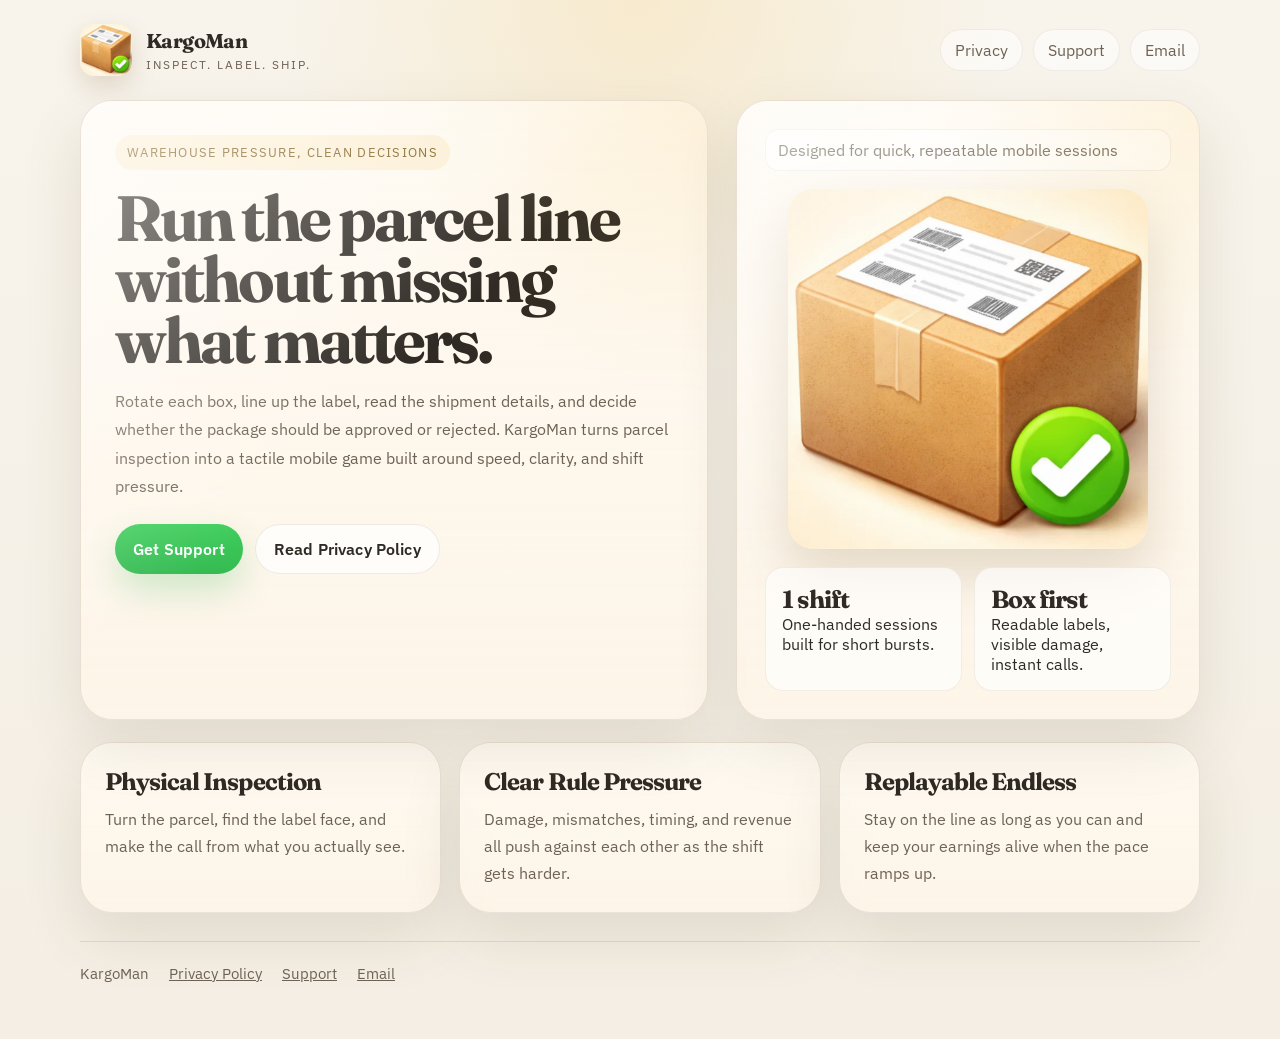
<file: index.html>
<!DOCTYPE html>
<html lang="en">
  <head>
    <meta charset="utf-8" />
    <meta name="viewport" content="width=device-width, initial-scale=1" />
    <title>KargoMan</title>
    <meta
      name="description"
      content="KargoMan is a tactile parcel inspection game about rotating boxes, checking labels, spotting mismatches, and surviving the shift."
    />
    <link rel="icon" href="./assets/kargoman-icon.png" />
    <link rel="preconnect" href="https://fonts.googleapis.com" />
    <link rel="preconnect" href="https://fonts.gstatic.com" crossorigin />
    <link
      href="https://fonts.googleapis.com/css2?family=Fraunces:opsz,wght@9..144,600;9..144,700&family=IBM+Plex+Sans:wght@400;500;600&display=swap"
      rel="stylesheet"
    />
    <link rel="stylesheet" href="./styles.css" />
  </head>
  <body>
    <main class="page">
      <header class="topbar">
        <a class="brand" href="./index.html">
          <img src="./assets/kargoman-icon.png" alt="KargoMan icon" />
          <span class="brand-copy">
            <span class="brand-title">KargoMan</span>
            <span class="brand-subtitle">Inspect. Label. Ship.</span>
          </span>
        </a>
        <nav class="nav" aria-label="Main navigation">
          <a href="./privacy.html">Privacy</a>
          <a href="./support.html">Support</a>
          <a href="mailto:umayedin@icloud.com">Email</a>
        </nav>
      </header>

      <section class="hero">
        <article class="hero-card">
          <div class="eyebrow">Warehouse Pressure, Clean Decisions</div>
          <h1>Run the parcel line without missing what matters.</h1>
          <p>
            Rotate each box, line up the label, read the shipment details, and decide whether the package should be
            approved or rejected. KargoMan turns parcel inspection into a tactile mobile game built around speed,
            clarity, and shift pressure.
          </p>
          <div class="cta-row">
            <a class="button button-primary" href="./support.html">Get Support</a>
            <a class="button button-secondary" href="./privacy.html">Read Privacy Policy</a>
          </div>
        </article>

        <aside class="hero-card hero-aside">
          <div class="badge">Designed for quick, repeatable mobile sessions</div>
          <img class="hero-icon" src="./assets/kargoman-icon.png" alt="Parcel illustration" />
          <div class="stats">
            <div class="stat">
              <strong>1 shift</strong>
              <span>One-handed sessions built for short bursts.</span>
            </div>
            <div class="stat">
              <strong>Box first</strong>
              <span>Readable labels, visible damage, instant calls.</span>
            </div>
          </div>
        </aside>
      </section>

      <section class="section-grid" aria-label="Highlights">
        <article class="panel">
          <h2>Physical Inspection</h2>
          <p>Turn the parcel, find the label face, and make the call from what you actually see.</p>
        </article>
        <article class="panel">
          <h2>Clear Rule Pressure</h2>
          <p>Damage, mismatches, timing, and revenue all push against each other as the shift gets harder.</p>
        </article>
        <article class="panel">
          <h2>Replayable Endless</h2>
          <p>Stay on the line as long as you can and keep your earnings alive when the pace ramps up.</p>
        </article>
      </section>

      <footer class="footer">
        <span>KargoMan</span>
        <span><a href="./privacy.html">Privacy Policy</a></span>
        <span><a href="./support.html">Support</a></span>
        <span><a href="mailto:umayedin@icloud.com">Email</a></span>
      </footer>
    </main>
  </body>
  </html>
</file>
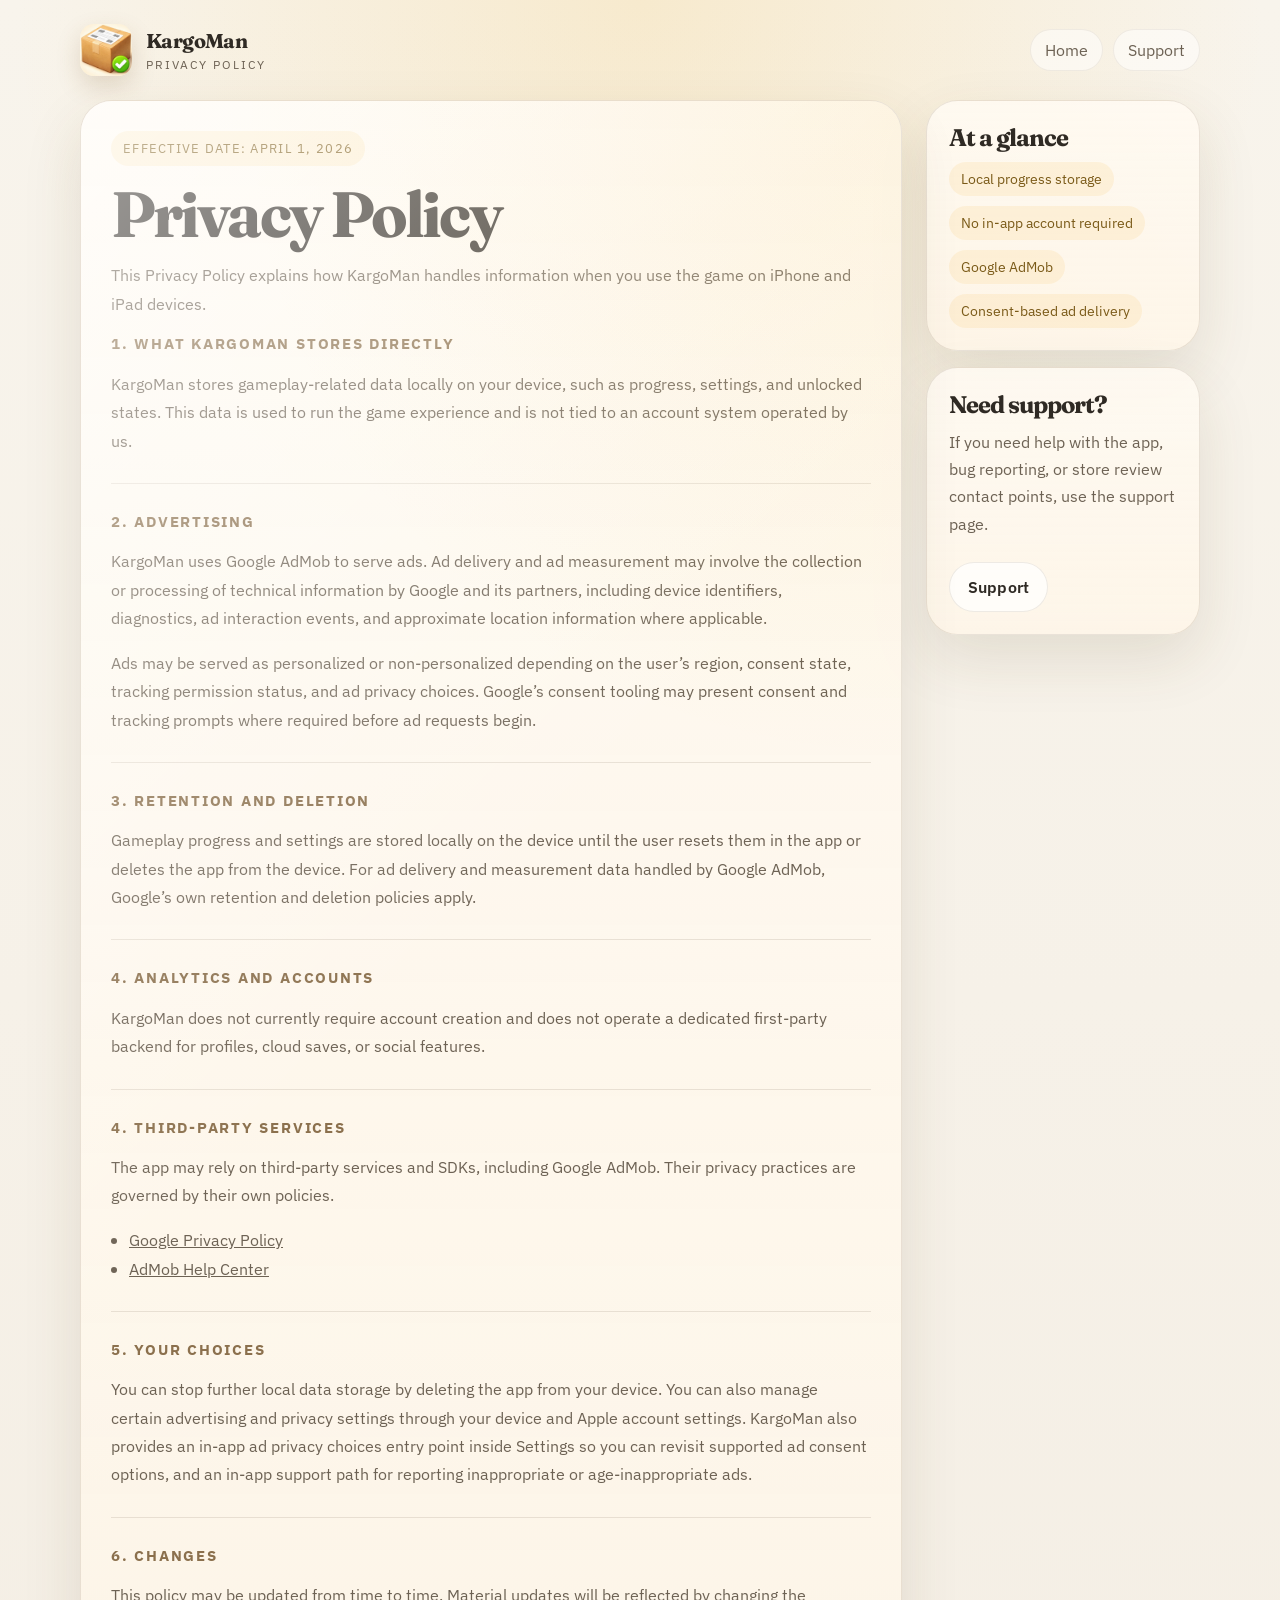
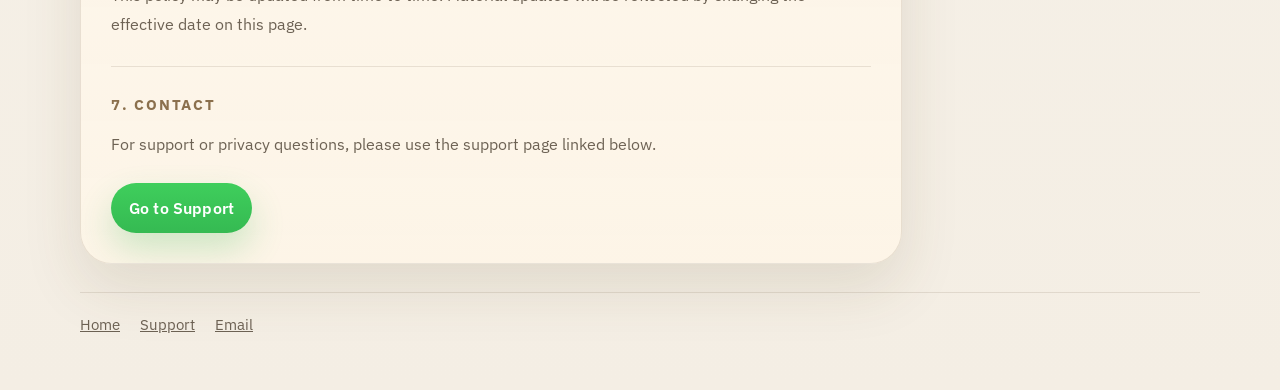
<file: privacy.html>
<!DOCTYPE html>
<html lang="en">
  <head>
    <meta charset="utf-8" />
    <meta name="viewport" content="width=device-width, initial-scale=1" />
    <title>KargoMan Privacy Policy</title>
    <meta name="description" content="Privacy policy for KargoMan." />
    <link rel="icon" href="./assets/kargoman-icon.png" />
    <link rel="preconnect" href="https://fonts.googleapis.com" />
    <link rel="preconnect" href="https://fonts.gstatic.com" crossorigin />
    <link
      href="https://fonts.googleapis.com/css2?family=Fraunces:opsz,wght@9..144,600;9..144,700&family=IBM+Plex+Sans:wght@400;500;600&display=swap"
      rel="stylesheet"
    />
    <link rel="stylesheet" href="./styles.css" />
  </head>
  <body>
    <main class="page">
      <header class="topbar">
        <a class="brand" href="./index.html">
          <img src="./assets/kargoman-icon.png" alt="KargoMan icon" />
          <span class="brand-copy">
            <span class="brand-title">KargoMan</span>
            <span class="brand-subtitle">Privacy Policy</span>
          </span>
        </a>
        <nav class="nav" aria-label="Main navigation">
          <a href="./index.html">Home</a>
          <a href="./support.html">Support</a>
        </nav>
      </header>

      <div class="content-wrap">
        <article class="hero-card content">
          <div class="eyebrow">Effective date: April 1, 2026</div>
          <h1>Privacy Policy</h1>
          <p>
            This Privacy Policy explains how KargoMan handles information when you use the game on iPhone and iPad devices.
          </p>

          <section>
            <h3>1. What KargoMan stores directly</h3>
            <p>
              KargoMan stores gameplay-related data locally on your device, such as progress, settings, and unlocked
              states. This data is used to run the game experience and is not tied to an account system operated by us.
            </p>
          </section>

          <section>
            <h3>2. Advertising</h3>
            <p>
              KargoMan uses Google AdMob to serve ads. Ad delivery and ad measurement may involve the collection or
              processing of technical information by Google and its partners, including device identifiers, diagnostics,
              ad interaction events, and approximate location information where applicable.
            </p>
            <p>
              Ads may be served as personalized or non-personalized depending on the user’s region, consent state,
              tracking permission status, and ad privacy choices. Google’s consent tooling may present consent and
              tracking prompts where required before ad requests begin.
            </p>
          </section>

          <section>
            <h3>3. Retention and deletion</h3>
            <p>
              Gameplay progress and settings are stored locally on the device until the user resets them in the app or
              deletes the app from the device. For ad delivery and measurement data handled by Google AdMob, Google’s
              own retention and deletion policies apply.
            </p>
          </section>

          <section>
            <h3>4. Analytics and accounts</h3>
            <p>
              KargoMan does not currently require account creation and does not operate a dedicated first-party backend
              for profiles, cloud saves, or social features.
            </p>
          </section>

          <section>
            <h3>4. Third-party services</h3>
            <p>The app may rely on third-party services and SDKs, including Google AdMob. Their privacy practices are governed by their own policies.</p>
            <ul>
              <li><a href="https://policies.google.com/privacy">Google Privacy Policy</a></li>
              <li><a href="https://support.google.com/admob/answer/6128543">AdMob Help Center</a></li>
            </ul>
          </section>

          <section>
            <h3>5. Your choices</h3>
            <p>
              You can stop further local data storage by deleting the app from your device. You can also manage certain
              advertising and privacy settings through your device and Apple account settings. KargoMan also provides
              an in-app ad privacy choices entry point inside Settings so you can revisit supported ad consent options,
              and an in-app support path for reporting inappropriate or age-inappropriate ads.
            </p>
          </section>

          <section>
            <h3>6. Changes</h3>
            <p>
              This policy may be updated from time to time. Material updates will be reflected by changing the effective
              date on this page.
            </p>
          </section>

          <section>
            <h3>7. Contact</h3>
            <p>
              For support or privacy questions, please use the support page linked below.
            </p>
            <div class="cta-row">
              <a class="button button-primary" href="./support.html">Go to Support</a>
            </div>
          </section>
        </article>

        <aside class="sidebar">
          <section class="panel">
            <h2>At a glance</h2>
            <div class="pill-list">
              <span class="pill">Local progress storage</span>
              <span class="pill">No in-app account required</span>
              <span class="pill">Google AdMob</span>
              <span class="pill">Consent-based ad delivery</span>
            </div>
          </section>
          <section class="panel">
            <h2>Need support?</h2>
            <p>If you need help with the app, bug reporting, or store review contact points, use the support page.</p>
            <div class="cta-row">
              <a class="button button-secondary" href="./support.html">Support</a>
            </div>
          </section>
        </aside>
      </div>

      <footer class="footer">
        <span><a href="./index.html">Home</a></span>
        <span><a href="./support.html">Support</a></span>
        <span><a href="mailto:umayedin@icloud.com">Email</a></span>
      </footer>
    </main>
  </body>
  </html>
</file>
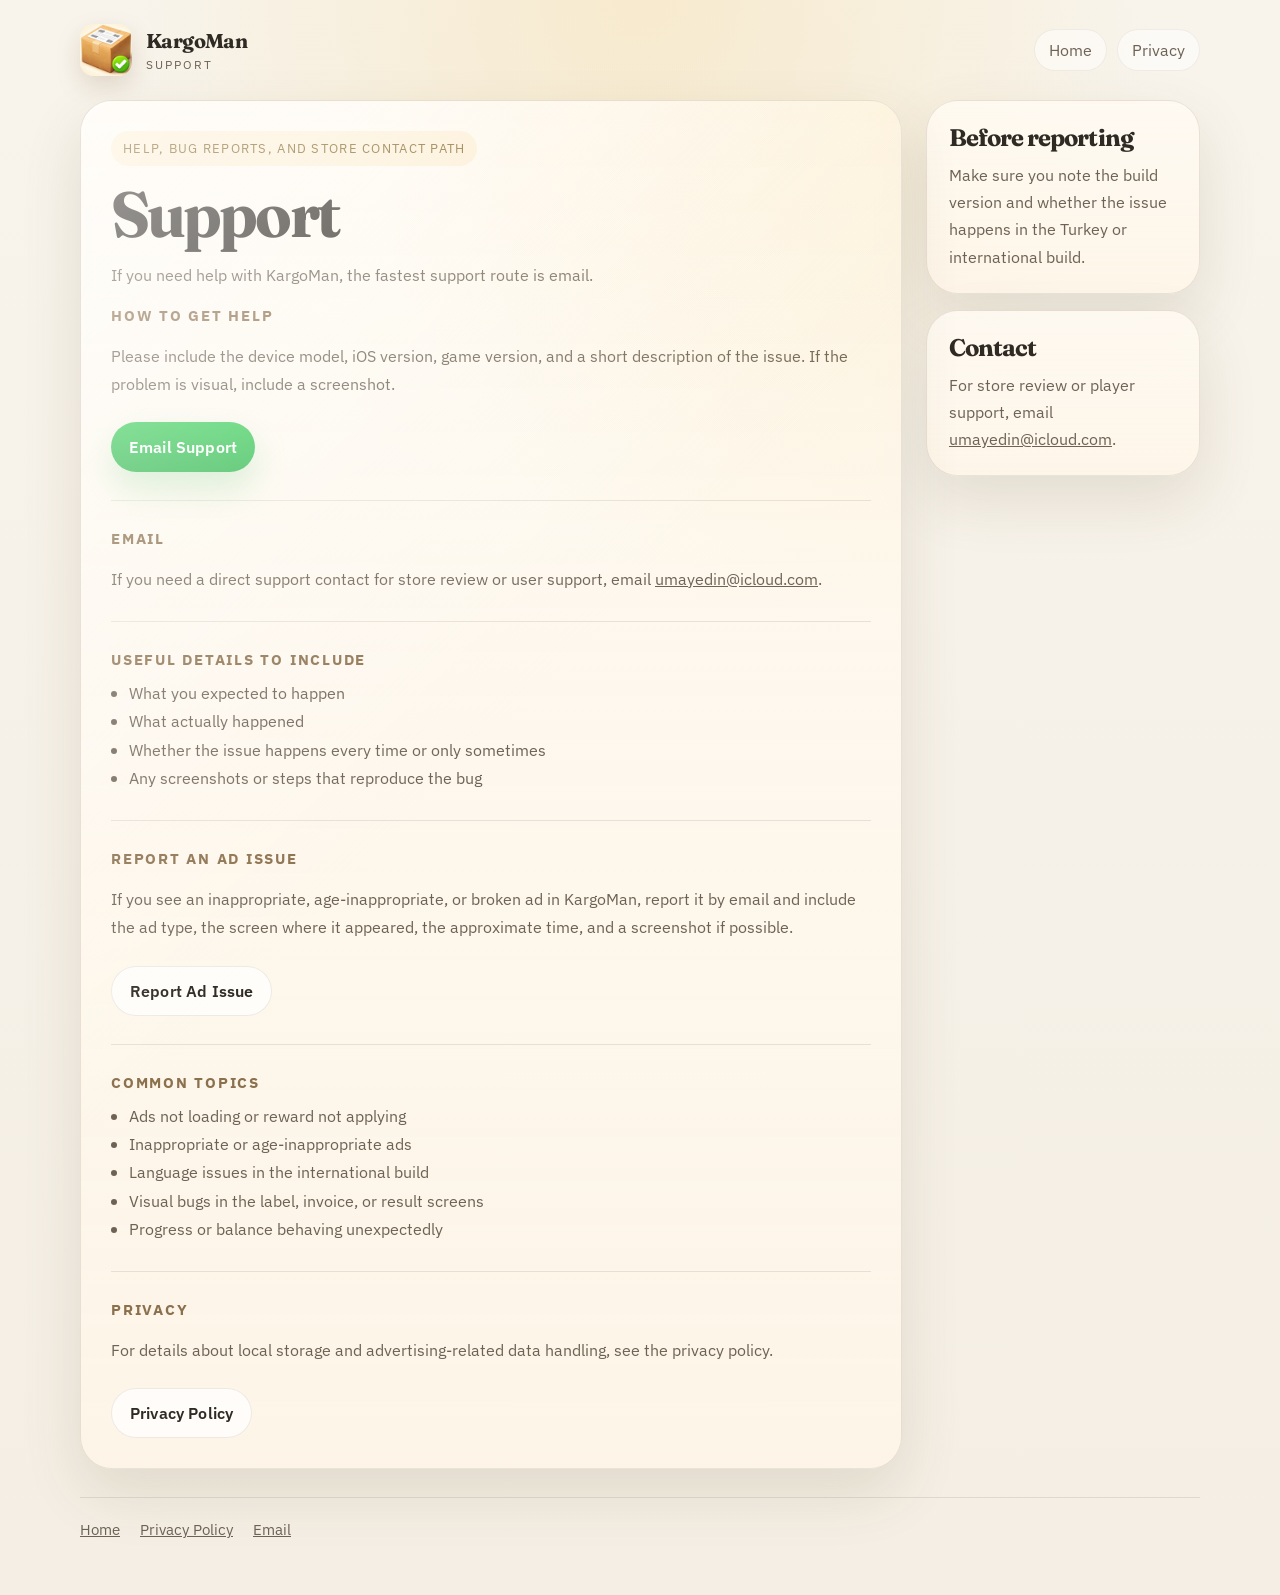
<file: support.html>
<!DOCTYPE html>
<html lang="en">
  <head>
    <meta charset="utf-8" />
    <meta name="viewport" content="width=device-width, initial-scale=1" />
    <title>KargoMan Support</title>
    <meta name="description" content="Support page for KargoMan." />
    <link rel="icon" href="./assets/kargoman-icon.png" />
    <link rel="preconnect" href="https://fonts.googleapis.com" />
    <link rel="preconnect" href="https://fonts.gstatic.com" crossorigin />
    <link
      href="https://fonts.googleapis.com/css2?family=Fraunces:opsz,wght@9..144,600;9..144,700&family=IBM+Plex+Sans:wght@400;500;600&display=swap"
      rel="stylesheet"
    />
    <link rel="stylesheet" href="./styles.css" />
  </head>
  <body>
    <main class="page">
      <header class="topbar">
        <a class="brand" href="./index.html">
          <img src="./assets/kargoman-icon.png" alt="KargoMan icon" />
          <span class="brand-copy">
            <span class="brand-title">KargoMan</span>
            <span class="brand-subtitle">Support</span>
          </span>
        </a>
        <nav class="nav" aria-label="Main navigation">
          <a href="./index.html">Home</a>
          <a href="./privacy.html">Privacy</a>
        </nav>
      </header>

      <div class="content-wrap">
        <article class="hero-card content">
          <div class="eyebrow">Help, bug reports, and store contact path</div>
          <h1>Support</h1>
          <p>
            If you need help with KargoMan, the fastest support route is email.
          </p>

          <section>
            <h3>How to get help</h3>
            <p>
              Please include the device model, iOS version, game version, and a short description of the issue. If the
              problem is visual, include a screenshot.
            </p>
            <div class="cta-row">
              <a class="button button-primary" href="mailto:umayedin@icloud.com">Email Support</a>
            </div>
          </section>

          <section>
            <h3>Email</h3>
            <p>
              If you need a direct support contact for store review or user support, email
              <a href="mailto:umayedin@icloud.com">umayedin@icloud.com</a>.
            </p>
          </section>

          <section>
            <h3>Useful details to include</h3>
            <ul>
              <li>What you expected to happen</li>
              <li>What actually happened</li>
              <li>Whether the issue happens every time or only sometimes</li>
              <li>Any screenshots or steps that reproduce the bug</li>
            </ul>
          </section>

          <section>
            <h3>Report an ad issue</h3>
            <p>
              If you see an inappropriate, age-inappropriate, or broken ad in KargoMan, report it by email and include
              the ad type, the screen where it appeared, the approximate time, and a screenshot if possible.
            </p>
            <div class="cta-row">
              <a class="button button-secondary" href="mailto:umayedin@icloud.com?subject=KargoMan%20Ad%20Report">Report Ad Issue</a>
            </div>
          </section>

          <section>
            <h3>Common topics</h3>
            <ul>
              <li>Ads not loading or reward not applying</li>
              <li>Inappropriate or age-inappropriate ads</li>
              <li>Language issues in the international build</li>
              <li>Visual bugs in the label, invoice, or result screens</li>
              <li>Progress or balance behaving unexpectedly</li>
            </ul>
          </section>

          <section>
            <h3>Privacy</h3>
            <p>
              For details about local storage and advertising-related data handling, see the privacy policy.
            </p>
            <div class="cta-row">
              <a class="button button-secondary" href="./privacy.html">Privacy Policy</a>
            </div>
          </section>
        </article>

        <aside class="sidebar">
          <section class="panel">
            <h2>Before reporting</h2>
            <p>Make sure you note the build version and whether the issue happens in the Turkey or international build.</p>
          </section>
          <section class="panel">
            <h2>Contact</h2>
            <p>For store review or player support, email <a href="mailto:umayedin@icloud.com">umayedin@icloud.com</a>.</p>
          </section>
        </aside>
      </div>

      <footer class="footer">
        <span><a href="./index.html">Home</a></span>
        <span><a href="./privacy.html">Privacy Policy</a></span>
        <span><a href="mailto:umayedin@icloud.com">Email</a></span>
      </footer>
    </main>
  </body>
  </html>
</file>
<file: styles.css>
:root {
  --bg: #f4eee4;
  --bg-strong: #efe4d4;
  --panel: rgba(255, 251, 244, 0.8);
  --panel-strong: #fffaf1;
  --ink: #2f2a24;
  --muted: #6d6254;
  --line: rgba(80, 61, 39, 0.12);
  --kraft: #c99250;
  --kraft-dark: #9f6e34;
  --amber: #f3bc44;
  --green: #35ba52;
  --shadow: 0 24px 60px rgba(86, 62, 28, 0.12);
  --radius-xl: 32px;
  --radius-lg: 22px;
  --radius-md: 16px;
}

* {
  box-sizing: border-box;
}

html {
  scroll-behavior: smooth;
}

body {
  margin: 0;
  min-width: 320px;
  font-family: "IBM Plex Sans", "Segoe UI", sans-serif;
  color: var(--ink);
  background:
    radial-gradient(circle at top, rgba(243, 188, 68, 0.18), transparent 30%),
    linear-gradient(180deg, #f8f4ec 0%, var(--bg) 100%);
}

a {
  color: inherit;
}

.page {
  width: min(1120px, calc(100% - 32px));
  margin: 0 auto;
  padding: 24px 0 56px;
}

.topbar {
  display: flex;
  align-items: center;
  justify-content: space-between;
  gap: 16px;
  margin-bottom: 24px;
}

.brand {
  display: inline-flex;
  align-items: center;
  gap: 14px;
  text-decoration: none;
}

.brand img {
  width: 52px;
  height: 52px;
  border-radius: 14px;
  box-shadow: 0 10px 24px rgba(120, 84, 34, 0.18);
}

.brand-copy {
  display: flex;
  flex-direction: column;
  gap: 3px;
}

.brand-title {
  font-family: "Fraunces", Georgia, serif;
  font-size: 1.25rem;
  font-weight: 700;
  letter-spacing: -0.03em;
}

.brand-subtitle {
  font-size: 0.78rem;
  letter-spacing: 0.16em;
  text-transform: uppercase;
  color: var(--muted);
}

.nav {
  display: inline-flex;
  flex-wrap: wrap;
  gap: 10px;
}

.nav a {
  text-decoration: none;
  color: var(--muted);
  padding: 10px 14px;
  border-radius: 999px;
  background: rgba(255, 255, 255, 0.5);
  border: 1px solid rgba(92, 69, 45, 0.08);
}

.hero {
  display: grid;
  grid-template-columns: minmax(0, 1.15fr) minmax(320px, 0.85fr);
  gap: 28px;
  align-items: stretch;
}

.hero-card,
.panel {
  border-radius: var(--radius-xl);
  background: linear-gradient(180deg, rgba(255, 250, 242, 0.9), rgba(255, 246, 232, 0.78));
  border: 1px solid var(--line);
  box-shadow: var(--shadow);
}

.hero-card {
  padding: 34px 34px 30px;
  position: relative;
  overflow: hidden;
}

.hero-card::before {
  content: "";
  position: absolute;
  inset: 0;
  background:
    linear-gradient(135deg, rgba(255,255,255,0.55), transparent 48%),
    radial-gradient(circle at right top, rgba(243, 188, 68, 0.12), transparent 34%);
  pointer-events: none;
}

.eyebrow {
  display: inline-flex;
  align-items: center;
  gap: 8px;
  padding: 9px 12px;
  border-radius: 999px;
  background: rgba(243, 188, 68, 0.16);
  color: #7a5a18;
  font-size: 0.8rem;
  letter-spacing: 0.1em;
  text-transform: uppercase;
}

.hero h1,
.content h1 {
  margin: 18px 0 14px;
  font-family: "Fraunces", Georgia, serif;
  font-size: clamp(2.2rem, 5vw, 4.2rem);
  line-height: 0.95;
  letter-spacing: -0.045em;
}

.hero p,
.content p,
.content li {
  color: var(--muted);
  font-size: 1.03rem;
  line-height: 1.72;
}

.cta-row {
  display: flex;
  flex-wrap: wrap;
  gap: 12px;
  margin-top: 24px;
}

.button {
  display: inline-flex;
  align-items: center;
  justify-content: center;
  min-height: 50px;
  padding: 0 18px;
  border-radius: 999px;
  text-decoration: none;
  font-weight: 600;
  letter-spacing: 0.01em;
  transition: transform 140ms ease, box-shadow 140ms ease, background 140ms ease;
}

.button:hover {
  transform: translateY(-1px);
}

.button-primary {
  background: linear-gradient(180deg, #3fce5c 0%, var(--green) 100%);
  color: white;
  box-shadow: 0 16px 34px rgba(53, 186, 82, 0.24);
}

.button-secondary {
  background: rgba(255,255,255,0.72);
  color: var(--ink);
  border: 1px solid rgba(92, 69, 45, 0.1);
}

.hero-aside {
  padding: 28px;
  display: flex;
  flex-direction: column;
  justify-content: space-between;
  gap: 18px;
}

.badge {
  display: inline-flex;
  align-items: center;
  gap: 8px;
  padding: 10px 12px;
  background: rgba(255,255,255,0.62);
  border-radius: 14px;
  color: var(--muted);
  border: 1px solid rgba(92, 69, 45, 0.08);
}

.hero-icon {
  width: min(100%, 360px);
  align-self: center;
  border-radius: 26px;
  box-shadow: 0 24px 54px rgba(107, 76, 28, 0.18);
}

.stats {
  display: grid;
  grid-template-columns: repeat(2, minmax(0, 1fr));
  gap: 12px;
}

.stat {
  padding: 16px;
  border-radius: 18px;
  background: rgba(255,255,255,0.64);
  border: 1px solid rgba(92, 69, 45, 0.08);
}

.stat strong {
  display: block;
  font-family: "Fraunces", Georgia, serif;
  font-size: 1.55rem;
  letter-spacing: -0.04em;
}

.section-grid {
  display: grid;
  grid-template-columns: repeat(3, minmax(0, 1fr));
  gap: 18px;
  margin-top: 22px;
}

.panel {
  padding: 24px;
}

.panel h2,
.content h2 {
  margin: 0 0 10px;
  font-family: "Fraunces", Georgia, serif;
  font-size: 1.5rem;
  letter-spacing: -0.04em;
}

.panel p {
  margin: 0;
  color: var(--muted);
  line-height: 1.7;
}

.content-wrap {
  display: grid;
  grid-template-columns: minmax(0, 0.75fr) minmax(260px, 0.25fr);
  gap: 24px;
  margin-top: 24px;
}

.content {
  padding: 30px;
}

.content section + section {
  margin-top: 28px;
  padding-top: 28px;
  border-top: 1px solid var(--line);
}

.content h3 {
  margin: 0 0 10px;
  font-size: 0.92rem;
  letter-spacing: 0.12em;
  text-transform: uppercase;
  color: #8b704d;
}

.content ul {
  padding-left: 18px;
  margin: 10px 0 0;
}

.sidebar {
  display: flex;
  flex-direction: column;
  gap: 16px;
}

.sidebar .panel {
  padding: 22px;
}

.sidebar p,
.sidebar li {
  color: var(--muted);
  line-height: 1.7;
}

.footer {
  margin-top: 28px;
  padding-top: 22px;
  border-top: 1px solid var(--line);
  display: flex;
  flex-wrap: wrap;
  gap: 12px 20px;
  color: var(--muted);
  font-size: 0.92rem;
}

.pill-list {
  display: flex;
  flex-wrap: wrap;
  gap: 10px;
}

.pill {
  padding: 8px 12px;
  border-radius: 999px;
  background: rgba(243, 188, 68, 0.13);
  color: #7a5a18;
  font-size: 0.88rem;
}

@media (max-width: 960px) {
  .hero,
  .content-wrap,
  .section-grid {
    grid-template-columns: 1fr;
  }

  .hero-aside {
    padding-top: 12px;
  }
}

@media (max-width: 640px) {
  .page {
    width: min(100% - 20px, 100%);
    padding-top: 14px;
  }

  .topbar {
    align-items: flex-start;
    flex-direction: column;
  }

  .hero-card,
  .content,
  .panel {
    padding: 22px;
    border-radius: 24px;
  }

  .hero h1,
  .content h1 {
    font-size: 2.3rem;
  }

  .stats {
    grid-template-columns: 1fr;
  }
}
</file>
